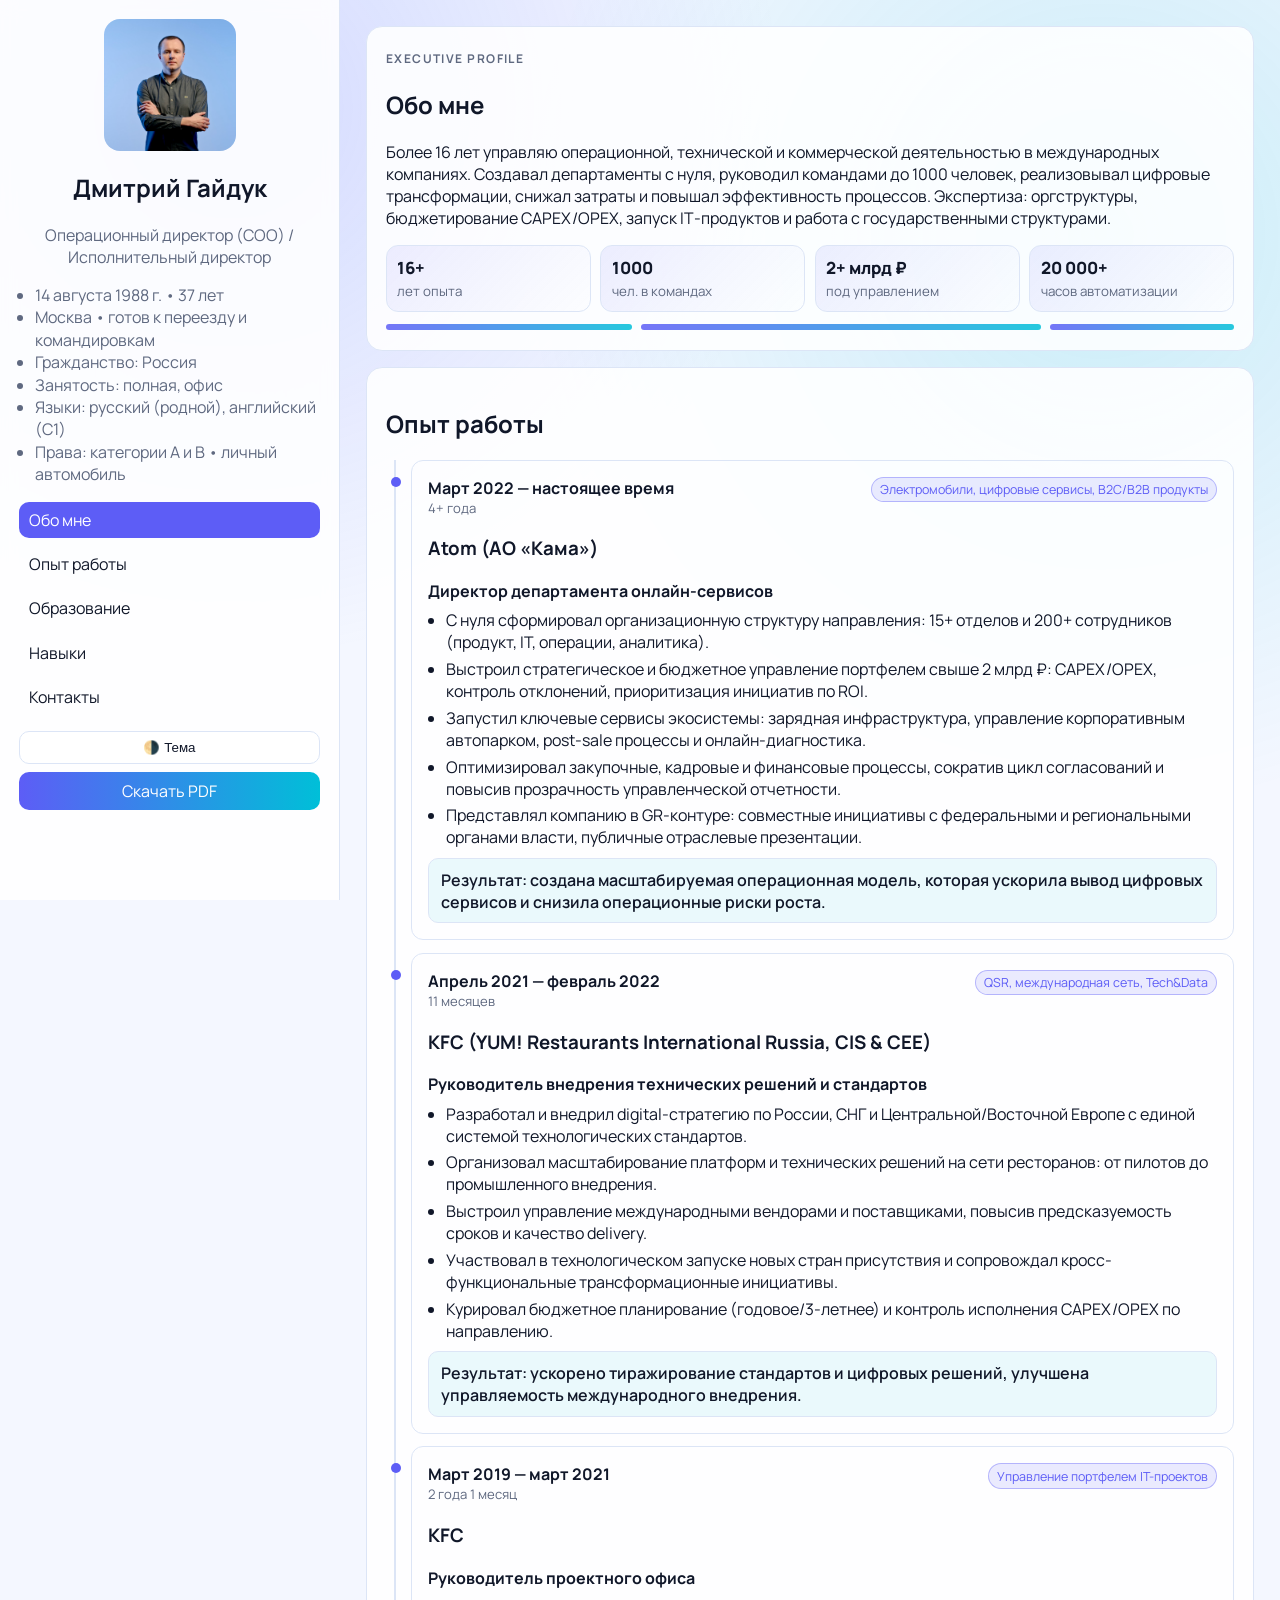
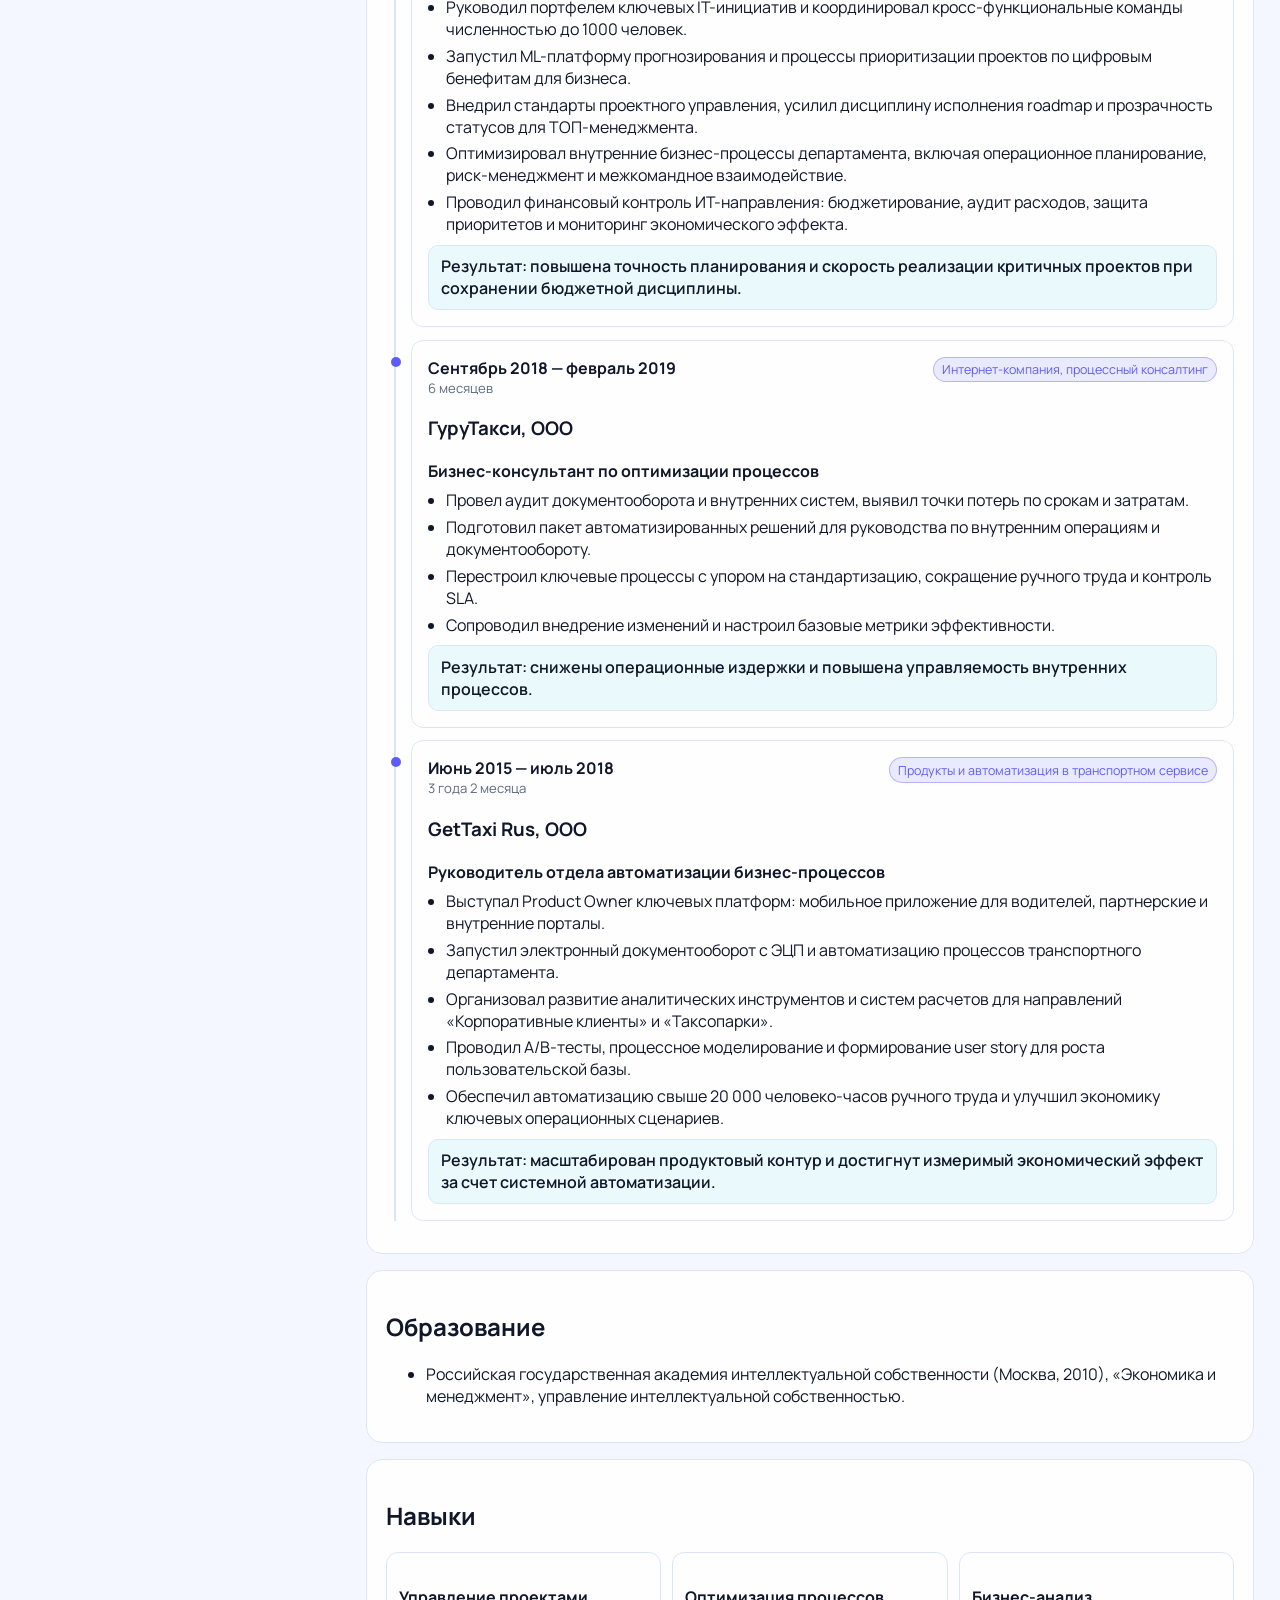
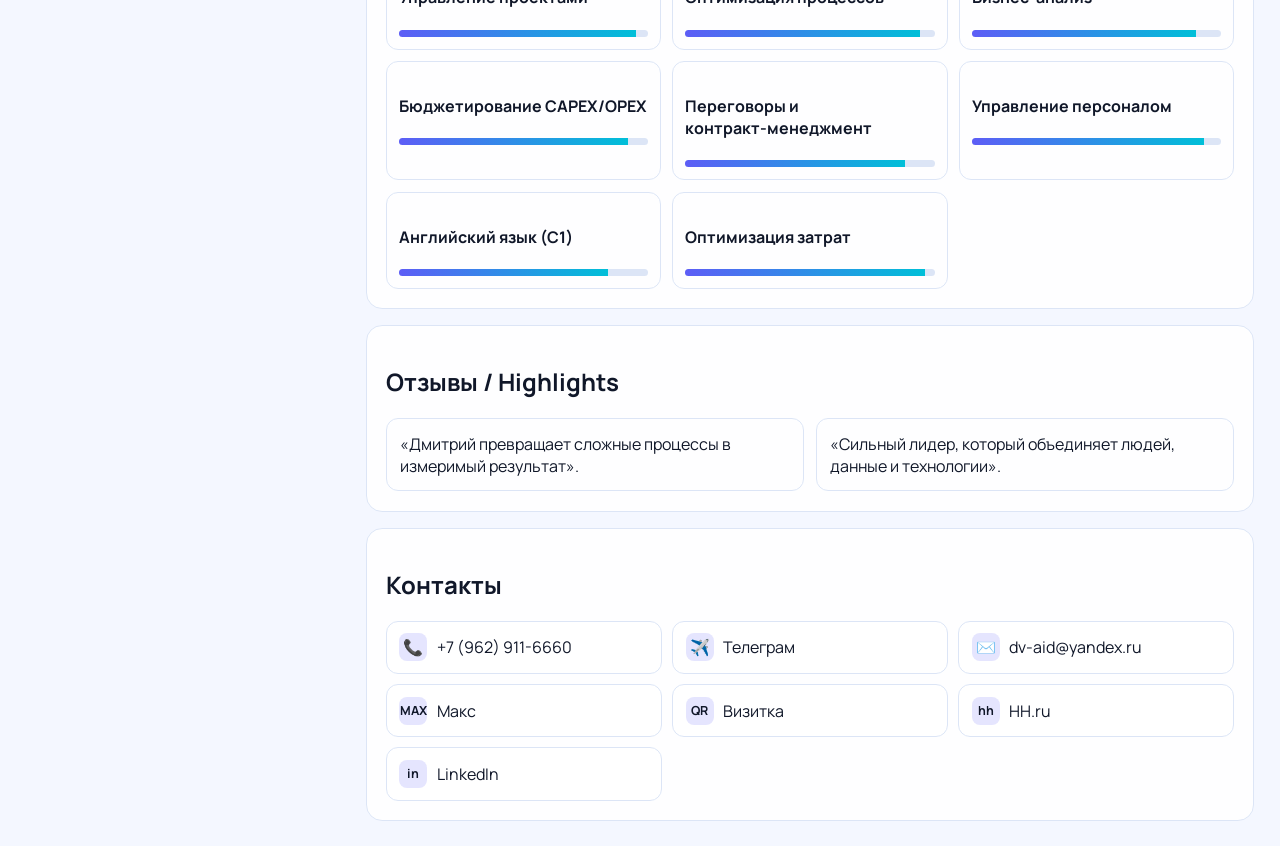
<file: index.html>
<!DOCTYPE html>
<html lang="ru" data-theme="light">
<head>
  <meta charset="UTF-8" />
  <meta name="viewport" content="width=device-width, initial-scale=1.0" />
  <meta name="description" content="Дмитрий Гайдук — операционный директор. 16+ лет в управлении, трансформации и масштабировании бизнеса." />
  <meta property="og:title" content="Дмитрий Гайдук — Резюме" />
  <meta property="og:description" content="Современное интерактивное резюме на русском языке." />
  <meta property="og:type" content="website" />
  <meta property="og:image" content="IMG_0033.jpeg" />
  <title>Дмитрий Гайдук — Операционный директор</title>
  <link rel="preconnect" href="https://fonts.googleapis.com" />
  <link rel="preconnect" href="https://fonts.gstatic.com" crossorigin />
  <link href="https://fonts.googleapis.com/css2?family=Manrope:wght@400;500;700;800&display=swap" rel="stylesheet" />
  <link rel="stylesheet" href="style.css" />
</head>
<body>
  <div class="bg bg-a" aria-hidden="true"></div>
  <div class="bg bg-b" aria-hidden="true"></div>

  <button id="menuBtn" class="menu-btn" aria-label="Открыть меню" aria-expanded="false" aria-controls="sidebar">☰</button>

  <header class="mobile-header" aria-label="Мобильная шапка">
    <img src="IMG_0033.jpeg" alt="Портрет Дмитрия Гайдука" class="mobile-avatar" loading="lazy" />
    <div class="mobile-title-wrap">
      <h1 class="mobile-name">Дмитрий Гайдук</h1>
      <p class="mobile-role">Операционный директор (COO)</p>
      <p class="mobile-role">Исполнительный директор (CEO)</p>
    </div>
  </header>

  <div class="page">
    <aside id="sidebar" class="sidebar" aria-label="Профиль">
      <div class="avatar-wrap"><img src="IMG_0033.jpeg" alt="Портрет Дмитрия Гайдука" class="avatar" loading="lazy" /></div>
      <h1>Дмитрий Гайдук</h1>
      <p class="role">Операционный директор (COO) / Исполнительный директор</p>

      <ul class="facts">
        <li>14 августа 1988 г. • 37 лет</li>
        <li>Москва • готов к переезду и командировкам</li>
        <li>Гражданство: Россия</li>
        <li>Занятость: полная, офис</li>
        <li>Языки: русский (родной), английский (C1)</li>
        <li>Права: категории A и B • личный автомобиль</li>
      </ul>

      <nav class="nav" aria-label="Разделы">
        <a href="#about" class="nav-link">Обо мне</a>
        <a href="#experience" class="nav-link">Опыт работы</a>
        <a href="#education" class="nav-link">Образование</a>
        <a href="#skills" class="nav-link">Навыки</a>
        <a href="#contacts" class="nav-link">Контакты</a>
      </nav>


      <div class="controls">
        <button id="themeBtn" class="chip" aria-label="Переключить тему">🌗 Тема</button>
        <a href="resume.pdf" download class="btn">Скачать PDF</a>
      </div>
    </aside>

    <main class="content">
      <section id="about" class="card reveal">
        <span class="eyebrow">Executive Profile</span>
        <h2>Обо мне</h2>
        <p>Более 16 лет управляю операционной, технической и коммерческой деятельностью в международных компаниях. Создавал департаменты с нуля, руководил командами до 1000 человек, реализовывал цифровые трансформации, снижал затраты и повышал эффективность процессов. Экспертиза: оргструктуры, бюджетирование CAPEX/OPEX, запуск IT‑продуктов и работа с государственными структурами.</p>
        <div class="about-visuals" aria-label="Ключевые показатели">
          <div class="kpi-tile"><span>16+</span><small>лет опыта</small></div>
          <div class="kpi-tile"><span>1000</span><small>чел. в командах</small></div>
          <div class="kpi-tile"><span>2+ млрд ₽</span><small>под управлением</small></div>
          <div class="kpi-tile"><span>20 000+</span><small>часов автоматизации</small></div>
        </div>
        <div class="about-graphics" aria-hidden="true"><i></i><i></i><i></i></div>
      </section>

      <section id="experience" class="card">
        <h2>Опыт работы</h2>
        <div id="timeline" class="timeline"></div>
      </section>

      <section id="education" class="card reveal">
        <h2>Образование</h2>
        <ul>
          <li>Российская государственная академия интеллектуальной собственности (Москва, 2010), «Экономика и менеджмент», управление интеллектуальной собственностью.</li>
        </ul>
      </section>

      <section id="skills" class="card reveal">
        <h2>Навыки</h2>
        <div id="skillsGrid" class="skills-grid"></div>
      </section>

      <section id="testimonials" class="card reveal">
        <h2>Отзывы / Highlights</h2>
        <div class="quotes">
          <blockquote>«Дмитрий превращает сложные процессы в измеримый результат».</blockquote>
          <blockquote>«Сильный лидер, который объединяет людей, данные и технологии».</blockquote>
        </div>
      </section>

      <section id="contacts" class="card reveal">
        <h2>Контакты</h2>
        <div class="contact-buttons">
          <a class="contact-btn" href="tel:+79629116660"><span class="icon">📞</span><span>+7 (962) 911-6660</span></a>
          <a class="contact-btn" href="https://t.me/dm_gaiduk" target="_blank" rel="noopener"><span class="icon">✈️</span><span>Телеграм</span></a>
          <a class="contact-btn" href="mailto:dv-aid@yandex.ru"><span class="icon">✉️</span><span>dv-aid@yandex.ru</span></a>
          <a class="contact-btn" href="https://max.ru/u/f9LHodD0cOKgJCByZwxk8tGmn8gOMZdvTTqwmMECEe0e7eM_A5tgCvWaCAs" target="_blank" rel="noopener"><span class="icon logo">MAX</span><span>Макс</span></a>
          <a class="contact-btn" href="https://digital.myqrcards.com/links/59XKGmMpZKQ" target="_blank" rel="noopener"><span class="icon logo">QR</span><span>Визитка</span></a>
          <a class="contact-btn" href="https://hh.ru/resume/0b2d4494ff065d20db0039ed1f63473941614d?from=share_ios" target="_blank" rel="noopener"><span class="icon logo">hh</span><span>HH.ru</span></a>
          <a class="contact-btn" href="https://www.linkedin.com/in/dvg25234?utm_source=share&utm_campaign=share_via&utm_content=profile&utm_medium=ios_app" target="_blank" rel="noopener"><span class="icon logo">in</span><span>LinkedIn</span></a>
        </div>
      </section>
    </main>
  </div>

  <script src="script.js"></script>
</body>
</html>
</file>
<file: style.css>
:root {
  --bg: #f4f7ff;
  --surface: #ffffffde;
  --text: #101729;
  --muted: #5f6980;
  --line: #dce5f6;
  --accent: #5d5df6;
  --accent2: #00bfd8;
}
html[data-theme='dark'] {
  --bg: #0b1223;
  --surface: #131d31e6;
  --text: #edf2ff;
  --muted: #a8b3ce;
  --line: #2b3a5a;
  --accent: #8d8dff;
  --accent2: #22d3ee;
}
*{box-sizing:border-box} html{scroll-behavior:smooth}
body{margin:0;font-family:Manrope,sans-serif;background:var(--bg);color:var(--text)}
.bg{position:fixed;inset:0;z-index:-1;pointer-events:none}
.bg-a{background:radial-gradient(circle at 18% 12%,#6f82ff3d,transparent 42%)}
.bg-b{background:radial-gradient(circle at 86% 26%,#00bfd82c,transparent 45%)}

.page{display:grid;grid-template-columns:340px 1fr;min-height:100vh}
.sidebar{position:sticky;top:0;height:100vh;overflow:auto;padding:1.2rem;background:var(--surface);border-right:1px solid var(--line);backdrop-filter:blur(8px)}
.avatar{width:112px;height:112px;border-radius:16px;object-fit:cover}
.role,.facts{color:var(--muted)} .facts{padding-left:1rem;line-height:1.4}
.nav{display:grid;gap:.5rem;margin:1rem 0}.nav-link{text-decoration:none;color:var(--text);padding:.45rem .6rem;border-radius:10px;transition:.2s}.nav-link:hover,.nav-link.active{background:var(--accent);color:#fff}
.bar{height:7px;background:var(--line);border-radius:999px;overflow:hidden}.bar i{display:block;height:100%;width:0;background:linear-gradient(90deg,var(--accent),var(--accent2));transition:1s}
.controls{display:grid;gap:.5rem}.chip,.btn{border:1px solid var(--line);background:var(--surface);color:var(--text);padding:.5rem .7rem;border-radius:10px;text-decoration:none;cursor:pointer}
.btn{background:linear-gradient(90deg,var(--accent),var(--accent2));color:#fff;border:0;text-align:center}

.content{padding:1.6rem;display:grid;gap:1rem}
.card{background:var(--surface);border:1px solid var(--line);border-radius:16px;padding:1.2rem}
.eyebrow{text-transform:uppercase;letter-spacing:.12em;font-size:.75rem;color:var(--muted);font-weight:700}
.timeline{position:relative;padding-left:1.6rem}.timeline::before{content:'';position:absolute;left:8px;top:0;bottom:0;width:2px;background:var(--line)}
.t-item{position:relative;border:1px solid var(--line);border-radius:12px;padding:1rem;margin-bottom:.8rem;opacity:1;transform:none;transition:.25s}.t-item::before{content:'';position:absolute;left:-1.35rem;top:1rem;width:10px;height:10px;border-radius:50%;background:var(--accent)}.t-item:hover{border-color:var(--accent)}
.skills-grid{display:grid;grid-template-columns:repeat(auto-fit,minmax(230px,1fr));gap:.7rem}.skill{border:1px solid var(--line);border-radius:12px;padding:.75rem}
.quotes{display:grid;grid-template-columns:repeat(auto-fit,minmax(220px,1fr));gap:.7rem}.quotes blockquote{margin:0;border:1px solid var(--line);border-radius:12px;padding:.85rem}
.contact-buttons{display:grid;grid-template-columns:repeat(auto-fit,minmax(220px,1fr));gap:.65rem}.contact-btn{display:flex;align-items:center;gap:.6rem;padding:.72rem .78rem;border:1px solid var(--line);border-radius:12px;text-decoration:none;color:var(--text);background:var(--surface);transition:.2s}.contact-btn:hover{border-color:var(--accent);transform:translateY(-1px)}.icon{width:28px;height:28px;display:grid;place-items:center;border-radius:8px;background:color-mix(in srgb,var(--accent) 16%, transparent)}.icon.logo{font-size:.78rem;font-weight:700}
.reveal{opacity:0;transform:translateY(24px);transition:.55s}.reveal.show{opacity:1;transform:none}
.menu-btn{display:none;position:fixed;top:1rem;left:1rem;z-index:30;border:1px solid var(--line);background:var(--surface);color:var(--text);padding:.45rem .6rem;border-radius:10px}
@media (max-width:980px){.page{grid-template-columns:1fr}.menu-btn{display:block}.sidebar{position:fixed;top:-105%;left:0;right:0;width:100%;max-height:78vh;z-index:25;transition:top .3s;border-right:0;border-bottom:1px solid var(--line)}.sidebar.open{top:0}.content{padding:4rem 1rem 1rem}}

.job-head{display:flex;justify-content:space-between;gap:.6rem;align-items:flex-start;margin-bottom:.35rem}
.job-duration{display:block;color:var(--muted);font-size:.82rem}
.job-domain{font-size:.78rem;color:var(--accent);background:color-mix(in srgb,var(--accent) 12%, transparent);padding:.2rem .5rem;border-radius:999px;border:1px solid color-mix(in srgb,var(--accent) 38%, transparent)}
.job-role{margin:.2rem 0 .45rem}
.job-list{margin:.35rem 0 .6rem;padding-left:1.1rem;display:grid;gap:.3rem}
.job-result{margin:0;padding:.6rem .7rem;border-radius:10px;border:1px solid var(--line);background:color-mix(in srgb,var(--accent2) 8%, transparent);font-weight:600}
@media (max-width:760px){.job-head{flex-direction:column;align-items:flex-start}.job-domain{font-size:.75rem}}

.avatar-wrap{display:flex;justify-content:center;margin-bottom:.4rem}
.sidebar h1,.sidebar .role{text-align:center}
.avatar{width:132px;height:132px}

.mobile-header{display:none}
.mobile-name{margin:.1rem 0;font-size:1.3rem;line-height:1.1}
.mobile-role{margin:.08rem 0;font-size:.96rem;color:var(--muted);line-height:1.15}
.mobile-avatar{width:73px;height:73px;border-radius:14px;object-fit:cover}

.about-visuals{display:grid;grid-template-columns:repeat(auto-fit,minmax(140px,1fr));gap:.6rem;margin-top:.9rem}
.kpi-tile{border:1px solid var(--line);border-radius:12px;padding:.65rem;background:linear-gradient(135deg,color-mix(in srgb,var(--accent) 10%, transparent),transparent)}
.kpi-tile span{display:block;font-size:1.05rem;font-weight:800}
.kpi-tile small{color:var(--muted)}
.about-graphics{display:flex;gap:.55rem;margin-top:.75rem}
.about-graphics i{display:block;height:6px;border-radius:99px;background:linear-gradient(90deg,var(--accent),var(--accent2));opacity:.85}
.about-graphics i:nth-child(1){width:32%}
.about-graphics i:nth-child(2){width:52%}
.about-graphics i:nth-child(3){width:24%}

@media (max-width:980px){
  .mobile-header{position:fixed;top:0;left:0;right:0;height:20vh;min-height:106px;max-height:172px;display:grid;grid-template-columns:92px 1fr;align-items:center;gap:.8rem;padding:.7rem 1rem .7rem 3.35rem;background:var(--surface);backdrop-filter:blur(8px);border-bottom:1px solid var(--line);z-index:24}
  .content{padding-top:calc(20vh + 22px)}
  .menu-btn{top:.75rem;left:.8rem;z-index:31}
}
</file>
